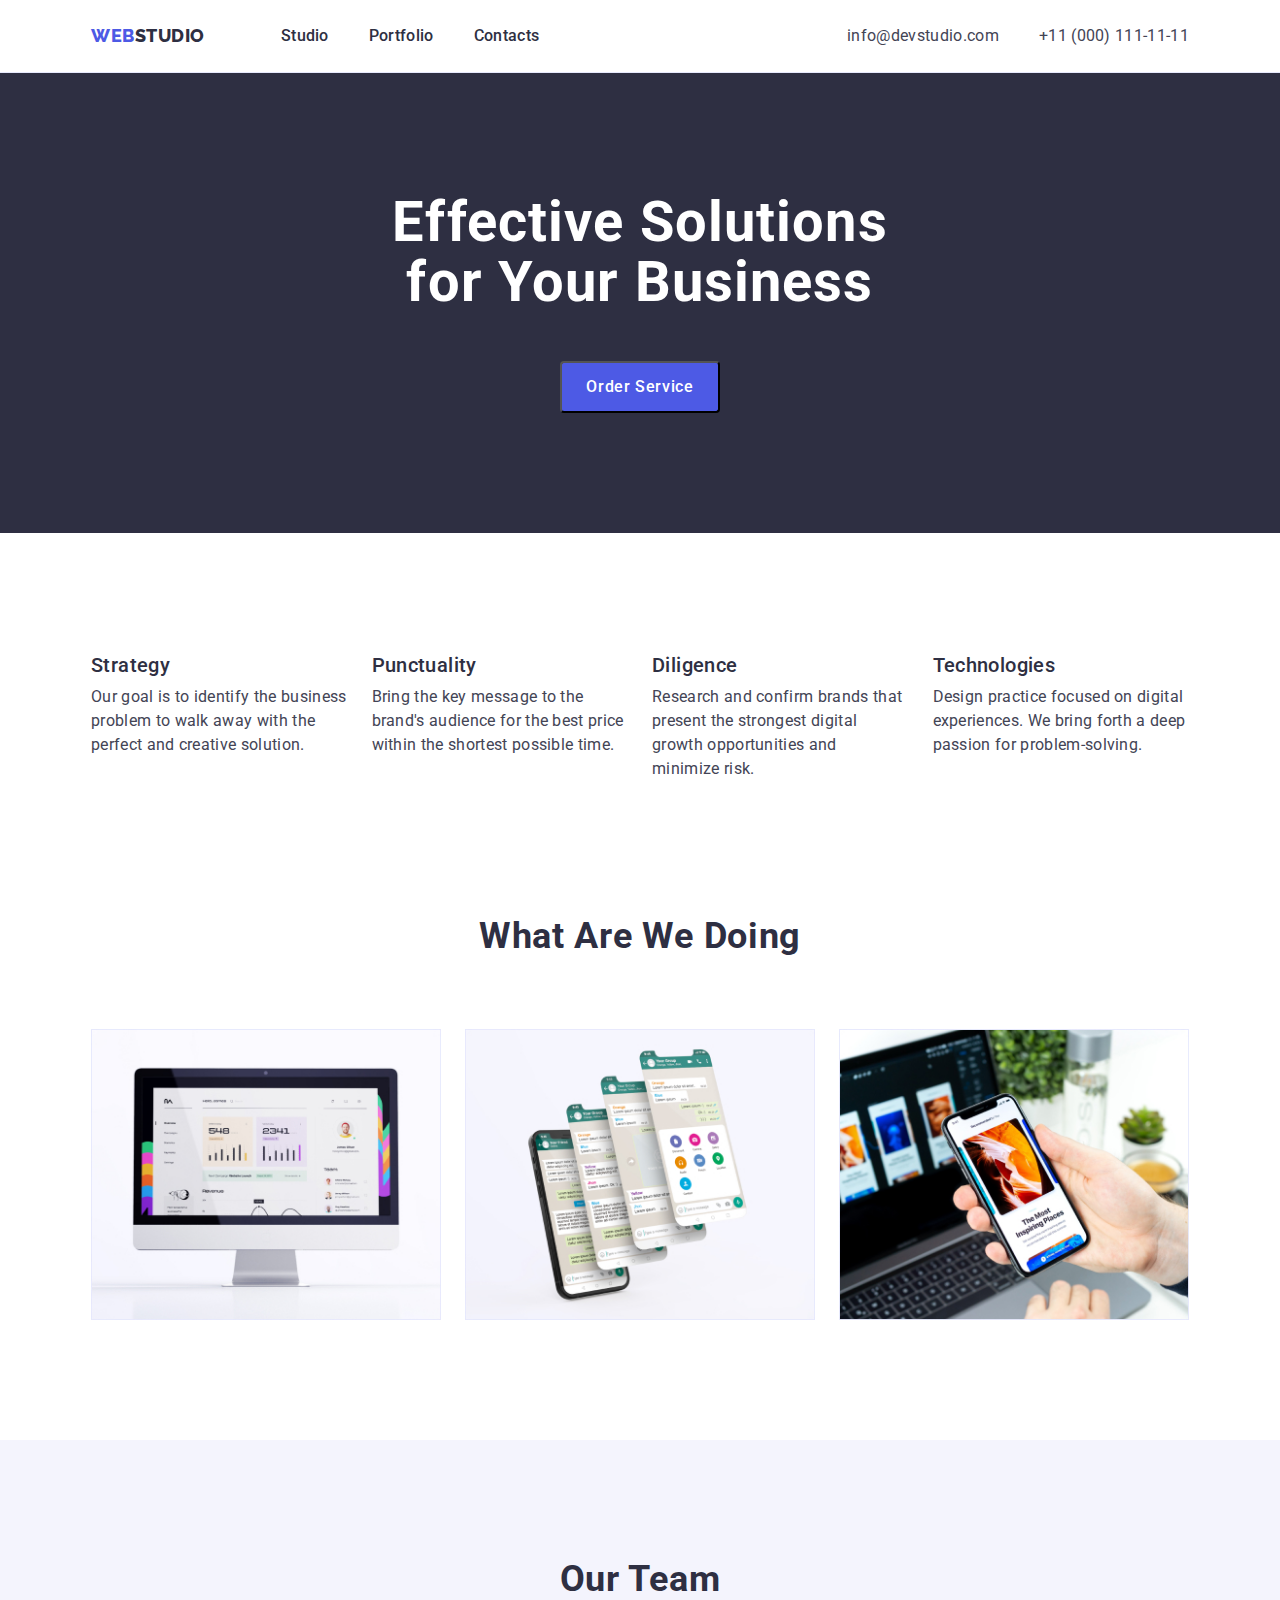
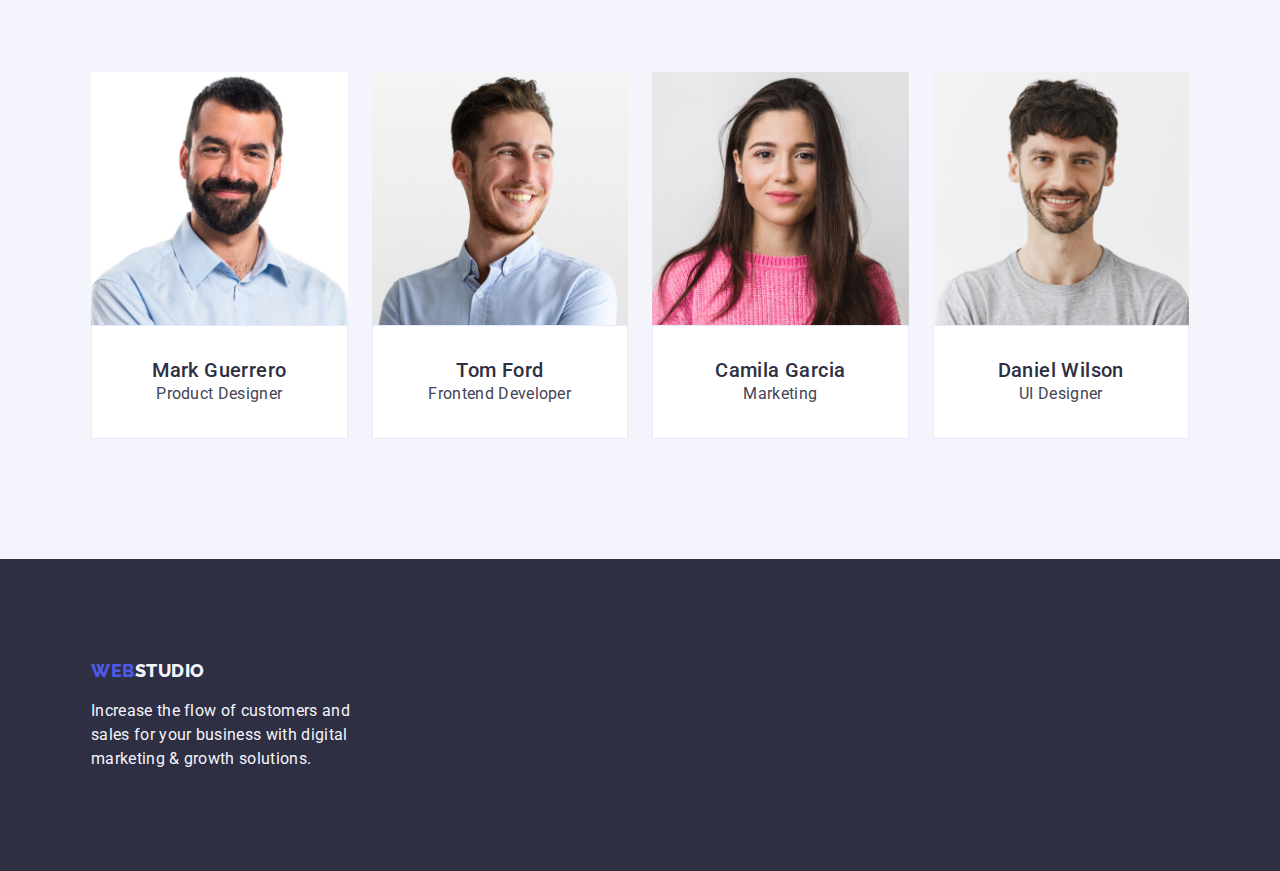
<file: index.html>
<!DOCTYPE html>
<html lang="en">
  <head>
    <meta charset="UTF-8" />
    <meta http-equiv="X-UA-Compatible" content="IE=edge" />
    <meta name="viewport" content="width=device-width, initial-scale=1.0" />
    <title>WebStudio</title>

    <link rel="preconnect" href="https://fonts.googleapis.com" />
    <link rel="preconnect" href="https://fonts.gstatic.com" crossorigin />
    <link
      href="https://fonts.googleapis.com/css2?family=Raleway:wght@800&family=Roboto:wght@400;500;700;900&display=swap"
      rel="stylesheet"
    />
    <link
      rel="stylesheet"
      href="https://cdnjs.cloudflare.com/ajax/libs/modern-normalize/1.1.0/modern-normalize.min.css"
    />

    <link rel="stylesheet" href="./css/styles.css" />
  </head>

  <body>
    <!-- header -->

    <header class="page-header">
      <div class="container header-container">
        <nav class="header-navigation">
          <a class="logo list link" href="./index.html"
            >Web<span class="accent">Studio</span></a
          >
          <ul class="site-nav list">
            <li class="item">
              <a href="./index.html" class="link-navigation link">Studio</a>
            </li>
            <li class="item">
              <a href="./portfolio.html" class="link-navigation link"
                >Portfolio</a
              >
            </li>
            <li class="item">
              <a href="" class="link-navigation link">Contacts</a>
            </li>
          </ul>
        </nav>
        <address class="contact-list">
          <ul class="list contacts-box">
            <li class="item">
              <a href="mailto:info@devstudio.com" class="link-contacts link"
                >info@devstudio.com</a
              >
            </li>
            <li class="item">
              <a href="tel:+110001111111" class="link-contacts link"
                >+11 (000) 111-11-11</a
              >
            </li>
          </ul>
        </address>
      </div>
    </header>

    <main>
      <!-- picture with button -->

      <section class="hero section">
        <div class="container">
          <h1 class="main-title">Effective Solutions for Your Business</h1>
          <button type="button" class="button order">Order Service</button>
        </div>
      </section>

      <!-- values -->

      <section class="section no-padding">
        <div class="container">
          <h2 class="section-title visually-hidden" hidden>Values</h2>
          <ul class="list values">
            <li class="item">
              <h3 class="title">Strategy</h3>
              <p class="text-value">
                Our goal is to identify the business problem to walk away with
                the perfect and creative solution.
              </p>
            </li>
            <li class="item">
              <h3 class="title">Punctuality</h3>
              <p class="text-value">
                Bring the key message to the brand's audience for the best price
                within the shortest possible time.
              </p>
            </li>
            <li class="item">
              <h3 class="title">Diligence</h3>
              <p class="text-value">
                Research and confirm brands that present the strongest digital
                growth opportunities and minimize risk.
              </p>
            </li>
            <li class="item">
              <h3 class="title">Technologies</h3>
              <p class="text-value">
                Design practice focused on digital experiences. We bring forth a
                deep passion for problem-solving.
              </p>
            </li>
          </ul>
        </div>
      </section>

      <!-- what we are doing -->

      <section class="section">
        <div class="container">
          <h2 class="section-title">What are we doing</h2>
          <ul class="list work-examples">
            <li class="item">
              <img src="./images/Rectangle71.jpg" alt="web sites" width="360" />
            </li>
            <li class="item">
              <img src="./images/Rectangle72.jpg" alt="web sites" width="360" />
            </li>
            <li class="item">
              <img
                src="./images/Rectangle73.jpg"
                alt="copywriting"
                width="360"
              />
            </li>
          </ul>
        </div>
      </section>

      <!-- team -->

      <section class="section team-section">
        <div class="container">
          <h2 class="team-title">Our Team</h2>
          <ul class="list team-list">
            <li class="team-card">
              <img src="./images/img.jpg" alt="Man with beard" width="264" />
              <div class="team-details">
                <h3 class="team-name">Mark Guerrero</h3>
                <p class="team-text">Product Designer</p>
              </div>
            </li>
            <li class="team-card">
              <img src="./images/img-2.jpg" alt="Smiling man" width="264" />
              <div class="team-details">
                <h3 class="team-name">Tom Ford</h3>
                <p class="team-text">Frontend Developer</p>
              </div>
            </li>

            <li class="team-card">
              <img src="./images/img-3.jpg" alt="Young woman" width="264" />
              <div class="team-details">
                <h3 class="team-name">Camila Garcia</h3>
                <p class="team-text">Marketing</p>
              </div>
            </li>
            <li class="team-card">
              <img src="./images/img-4.jpg" alt="Young man" width="264" />
              <div class="team-details">
                <h3 class="team-name">Daniel Wilson</h3>
                <p class="team-text">UI Designer</p>
              </div>
            </li>
          </ul>
        </div>
      </section>
    </main>

    <!-- footer -->
    <footer class="footer-style">
      <div class="container">
        <a class="footer-logo link" href="./index.html"
          >Web<span class="footer-accent">Studio</span></a
        >
        <p class="footer-text">
          Increase the flow of customers and sales for your business with
          digital marketing & growth solutions.
        </p>
      </div>
    </footer>
  </body>
</html>
</file>
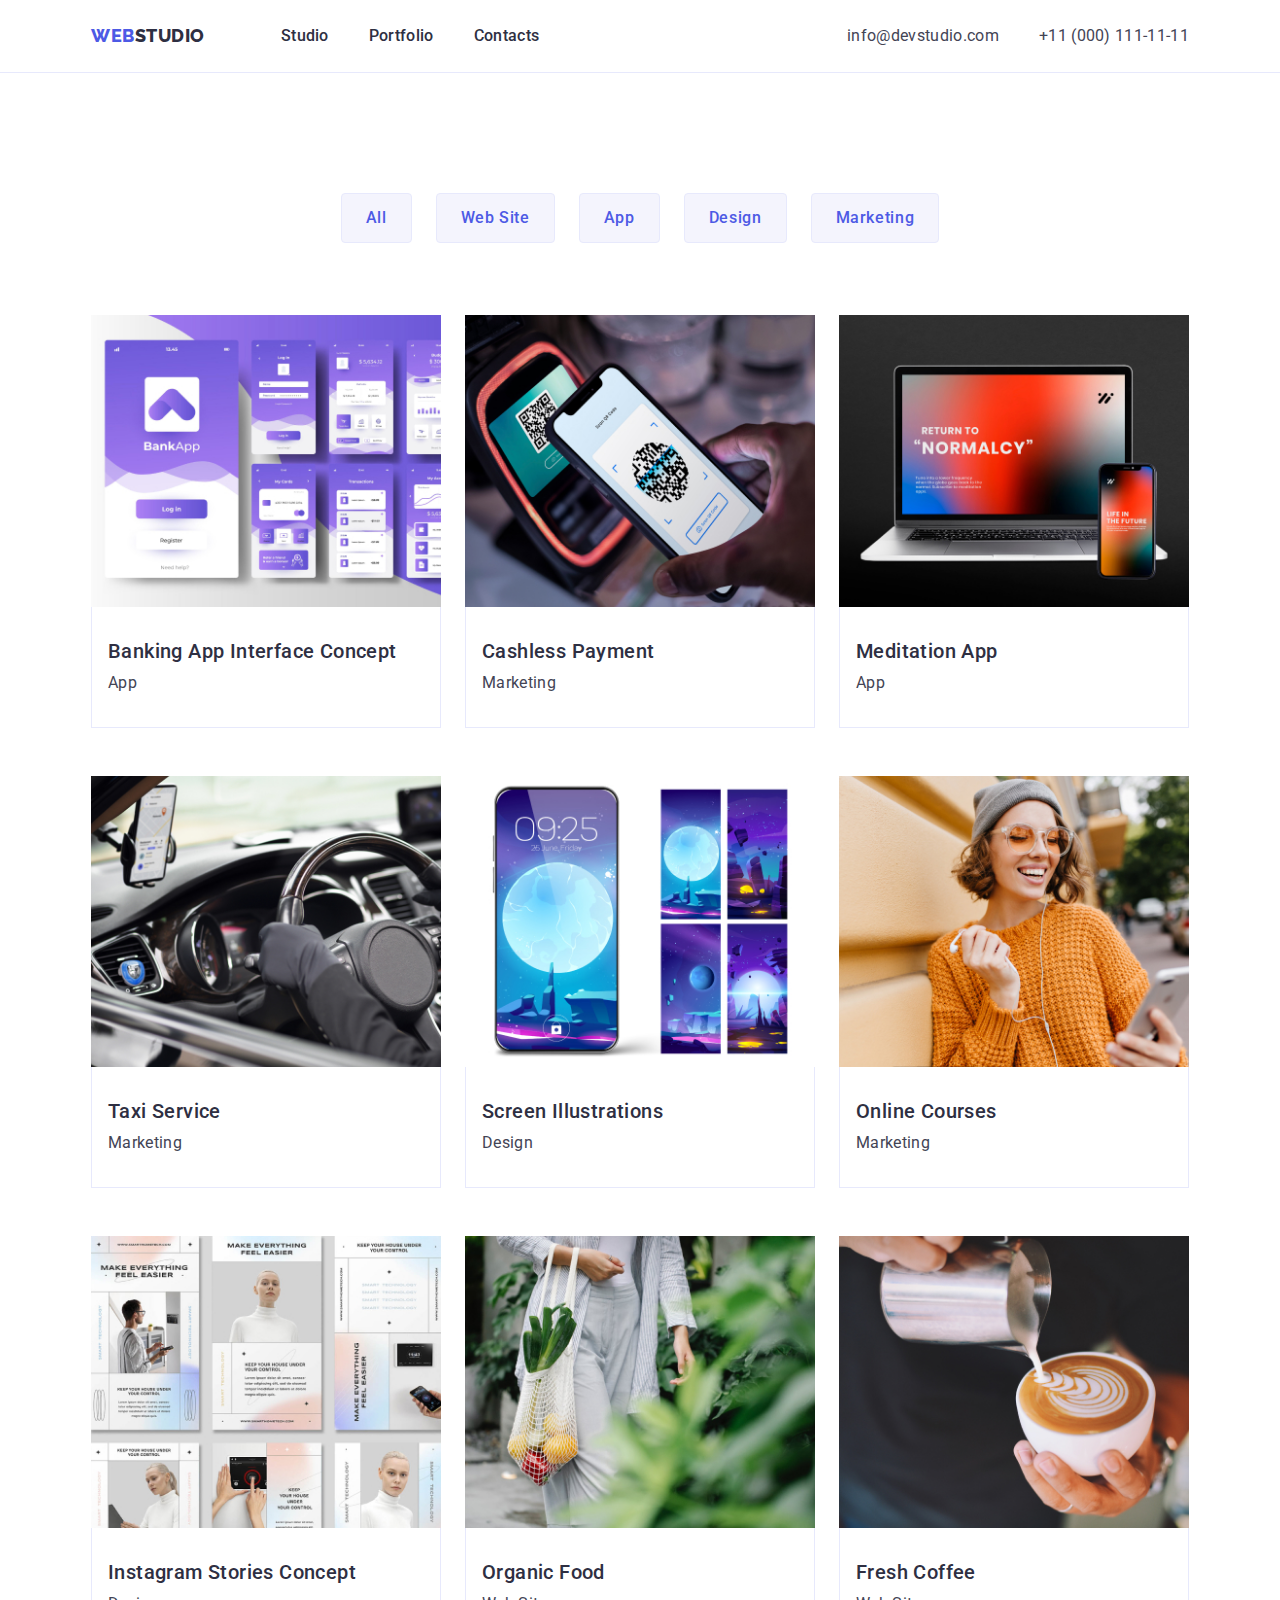
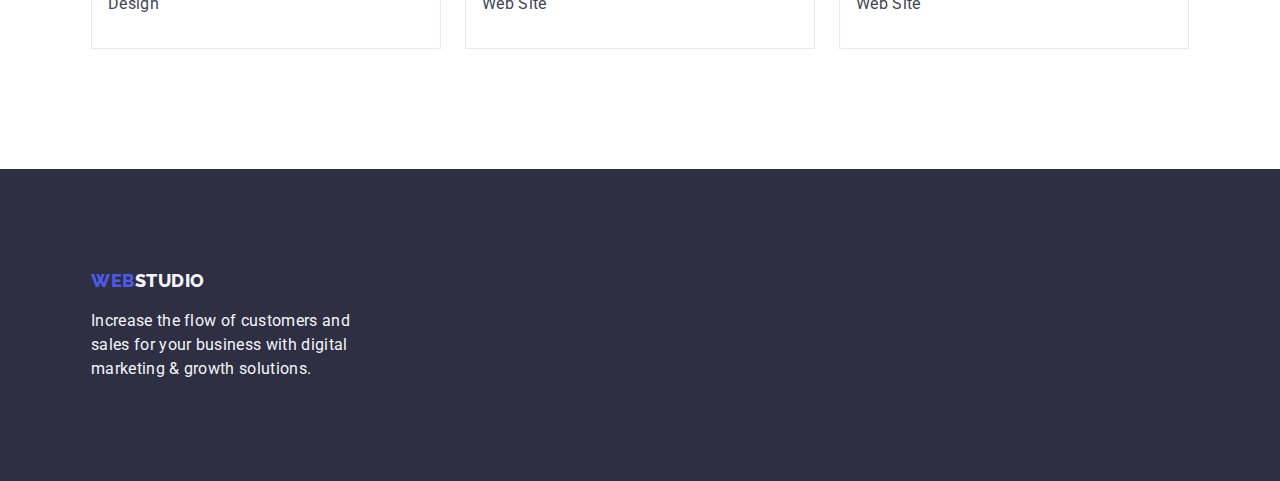
<file: portfolio.html>
<!DOCTYPE html>
<html lang="en">
  <head>
    <meta charset="UTF-8" />
    <meta http-equiv="X-UA-Compatible" content="IE=edge" />
    <meta name="viewport" content="width=device-width, initial-scale=1.0" />
    <title>Portfolio</title>

    <link rel="preconnect" href="https://fonts.googleapis.com" />
    <link rel="preconnect" href="https://fonts.gstatic.com" crossorigin />
    <link
      href="https://fonts.googleapis.com/css2?family=Raleway:wght@800&family=Roboto:wght@400;500;700;900&display=swap"
      rel="stylesheet"
    />

    <link
      rel="stylesheet"
      href="https://cdnjs.cloudflare.com/ajax/libs/modern-normalize/1.1.0/modern-normalize.min.css"
    />
    <link rel="stylesheet" href="./css/styles.css" />
  </head>

  <body>
    <!-- header -->
    <header class="page-header">
      <div class="container header-container">
        <nav class="header-navigation">
          <a class="logo list link" href="./index.html"
            >Web<span class="accent">Studio</span></a
          >
          <ul class="site-nav list">
            <li class="item">
              <a href="./index.html" class="link-navigation link">Studio</a>
            </li>
            <li class="item">
              <a href="./portfolio.html" class="link-navigation link"
                >Portfolio</a
              >
            </li>
            <li class="item">
              <a href="" class="link-navigation link">Contacts</a>
            </li>
          </ul>
        </nav>
        <address class="contact-list">
          <ul class="list contacts-box">
            <li class="item">
              <a href="mailto:info@devstudio.com" class="link-contacts link"
                >info@devstudio.com</a
              >
            </li>
            <li class="item">
              <a href="tel:+110001111111" class="link-contacts link"
                >+11 (000) 111-11-11</a
              >
            </li>
          </ul>
        </address>
      </div>
    </header>

    <!-- main -->

    <main>
      <!-- buttoms -->
      <section class="section">
        <div class="container">
          <h1 class="main-title visually-hidden">What are we doing</h1>
          <ul class="list buttoms-list">
            <li class="item">
              <button type="button" class="button primary">All</button>
            </li>
            <li class="item">
              <button type="button" class="button primary">Web Site</button>
            </li>
            <li class="item">
              <button type="button" class="button primary">App</button>
            </li>
            <li class="item">
              <button type="button" class="button primary">Design</button>
            </li>
            <li class="item">
              <button type="button" class="button primary">Marketing</button>
            </li>
          </ul>
        </div>
        <!-- portfolio -->
        <div class="container">
          <ul class="list portfolio-list">
            <li class="portfolio-item">
              <a href="#" class="link">
                <img
                  src="./images/img5.jpg"
                  alt="Mobile applications"
                  width="360"
                />
                <div class="portfolio-details">
                  <h2 class="card-title">Banking App Interface Concept</h2>
                  <p class="card-text">App</p>
                </div>
              </a>
            </li>

            <li class="portfolio-item">
              <a href="#" class="link">
                <img
                  src="./images/img6.jpg"
                  alt="Payment with mobile"
                  width="360"
                />
                <div class="portfolio-details">
                  <h2 class="card-title">Cashless Payment</h2>
                  <p class="card-text">Marketing</p>
                </div>
              </a>
            </li>

            <li class="portfolio-item">
              <a href="#" class="link">
                <img
                  src="./images/img7.jpg"
                  alt="Notebook and mobilephone"
                  width="360"
                />
                <div class="portfolio-details">
                  <h2 class="card-title">Meditation App</h2>
                  <p class="card-text">App</p>
                </div>
              </a>
            </li>

            <li class="portfolio-item">
              <a href="#" class="link">
                <img src="./images/img8.jpg" alt="Car wheel" width="360" />
                <div class="portfolio-details">
                  <h2 class="card-title">Taxi Service</h2>
                  <p class="card-text">Marketing</p>
                </div>
              </a>
            </li>

            <li class="portfolio-item">
              <a href="#" class="link">
                <img
                  src="./images/img9.jpg"
                  alt="screen with picture"
                  width="360"
                />
                <div class="portfolio-details">
                  <h2 class="card-title">Screen Illustrations</h2>
                  <p class="card-text">Design</p>
                </div>
              </a>
            </li>
            <li class="portfolio-item">
              <a href="#" class="link">
                <img
                  src="./images/img10.jpg"
                  alt="smiling woman with mobilephone"
                  width="360"
                />
                <div class="portfolio-details">
                  <h2 class="card-title">Online Courses</h2>
                  <p class="card-text">Marketing</p>
                </div>
              </a>
            </li>

            <li class="portfolio-item">
              <a href="#" class="link">
                <img
                  src="./images/img11.jpg"
                  alt="instagram pages"
                  width="360"
                />
                <div class="portfolio-details">
                  <h2 class="card-title">Instagram Stories Concept</h2>
                  <p class="card-text">Design</p>
                </div>
              </a>
            </li>
            <li class="portfolio-item">
              <a href="#" class="link">
                <img
                  src="./images/img12.jpg"
                  alt="bag with vegetables"
                  width="360"
                />
                <div class="portfolio-details">
                  <h2 class="card-title">Organic Food</h2>
                  <p class="card-text">Web Site</p>
                </div>
              </a>
            </li>

            <li class="portfolio-item">
              <a href="#" class="link">
                <img src="./images/img14.jpg" alt="cappuchino" width="360" />
                <div class="portfolio-details">
                  <h2 class="card-title">Fresh Coffee</h2>
                  <p class="card-text">Web Site</p>
                </div>
              </a>
            </li>
          </ul>
        </div>
      </section>
    </main>

    <!-- footer -->
    <footer class="footer-style">
      <div class="container">
        <a class="footer-logo link" href="./index.html"
          >Web<span class="footer-accent">Studio</span></a
        >
        <p class="footer-text">
          Increase the flow of customers and sales for your business with
          digital marketing & growth solutions.
        </p>
      </div>
    </footer>
  </body>
</html>
</file>
<file: css/styles.css>
:root {
  --primary-text-color: #434455;
  --title-text-color: #2e2f42;
  --accent-color: #4d5ae5;
  --additional-color: #f4f4fd;
  --standart-color: #ffffff;
  --focus-color: #404bbf;
  --border-color: #e7e9fc;
}

/* body style */
body {
  color: var(--primary-text-color);
  background-color: var(--standart-color);
  font-family: "Roboto", sans-serif;
}

/* logo style */
.logo {
  color: var(--accent-color);
  text-decoration: none;
  font-family: "Raleway", sans-serif;
  font-weight: 800;
  font-size: 18px;
  line-height: 1.17;
  letter-spacing: 0.03em;
  text-transform: uppercase;
}
.accent {
  color: var(--title-text-color);
}

/* for all list */
.list {
  list-style: none;
  text-decoration: none;
}

.link {
  text-decoration: none;
}

/* site-nav style */
.link-navigation {
  display: block;
  padding-top: 24px;
  padding-bottom: 24px;
  color: var(--title-text-color);
  text-decoration: none;
  font-weight: 500;
  font-size: 16px;
  line-height: 1.5;
  letter-spacing: 0.02em;
  font-style: normal;
}

.link-navigation:hover:hover,
.link-navigation:focus:focus {
  color: var(--focus-color);
}

a.current {
  color: var(--accent-color);
}

.site-nav {
  display: flex;
  padding: 0;
  margin: 0;
  margin-left: 76px;
}

.site-nav .item:not(:last-child) {
  margin-right: 40px;
}

/* contacts */
.link-contacts {
  display: block;
  padding-top: 24px;
  padding-bottom: 24px;

  color: var(--primary-text-color);
  font-size: 16px;
  line-height: 1.5;
  text-decoration: none;
  letter-spacing: 0.02em;
}
.link-contacts:hover,
.link-contacts:focus {
  color: var(--focus-color);
}
.contact-list {
  font-style: normal;
  margin-left: auto;
}

.contacts-box {
  display: flex;
  padding: 0;
  margin: 0;
}
.contacts-box .item + .item {
  margin-left: 40px;
}
.header-container {
  display: flex;
  align-items: center;
}

.page-header {
  border-bottom: 1px solid var(--border-color);
}

.header-navigation {
  display: flex;
  align-items: center;
}

/* hero */
.main-title {
  color: var(--standart-color);
  font-weight: 700;
  font-size: 56px;
  line-height: 1.07;
  letter-spacing: 0.02em;
  max-width: 496px;
  margin: 0 auto;
  padding: 0;
}

.hero {
  background-color: var(--title-text-color);
  text-align: center;
}

/* sections */
.section-title {
  color: var(--title-text-color);
  font-weight: 700;
  font-size: 36px;
  line-height: 1.11;
  text-align: center;
  text-transform: capitalize;
  letter-spacing: 0.02em;
  margin-top: 0;
  margin-bottom: 72px;
  padding: 0;
}

/* values */

.visually-hidden {
  position: absolute;
  width: 1px;
  height: 1px;
  margin: -1px;
  border: 0;
  padding: 0;
  white-space: nowrap;
  clip-path: inset(100%);
  clip: rect(0 0 0 0);
  overflow: hidden;
}

.title {
  color: var(--title-text-color);
  font-weight: 500;
  font-size: 20px;
  line-height: 1.2;
  letter-spacing: 0.02em;
  margin-top: 0;
  margin-bottom: 0;
}
.text-value {
  font-size: 16px;
  line-height: 1.5;
  letter-spacing: 0.02em;
  margin-top: 8px;
}

.values {
  display: flex;
  padding: 0;
  margin: 0;
}

.values .item + .item {
  margin-left: 24px;
}
.values .item {
  width: calc((1158px - 72px) / 4);
}

/* what we are doing */

.work-examples {
  display: flex;
  margin: 0;
  padding: 0;
}
.work-examples .item {
  width: calc((1158px - 48px) / 3);
}

.work-examples .item + .item {
  margin-left: 24px;
}

/* our team */

.team-title {
  color: var(--title-text-color);
  font-weight: 700;
  font-size: 36px;
  line-height: 1.11;
  text-align: center;
  text-transform: capitalize;
  letter-spacing: 0.02em;
  margin-bottom: 72px;
  margin-top: 0;
}

.team-card {
  background: var(--standart-color);
  width: calc((1158px - 72px) / 4);
}
.team-list {
  display: flex;
  padding: 0;
  margin: 0;
}

.team-list .team-card + .team-card {
  margin-left: 24px;
}

.team-name {
  color: var(--title-text-color);
  font-weight: 500;
  font-size: 20px;
  line-height: 1.2;
  text-align: center;
  letter-spacing: 0.02em;
  padding: 0;
  margin: 0;
}

.team-text {
  font-size: 16px;
  line-height: 1.5;
  text-align: center;
  letter-spacing: 0.02em;
  padding: 0;
  margin: 0;
}

.team-section {
  background-color: var(--additional-color);
}

.team-details {
  border: 1px solid var(--border-color);
  text-align: center;
  padding-top: 32px;
  padding-bottom: 32px;
}

/* footer */
.footer-style {
  background-color: var(--title-text-color);
  color: var(--additional-color);
  padding-top: 101.5px;
  padding-bottom: 100px;
  padding-left: auto;
  padding-right: auto;
}
.footer-logo {
  color: var(--accent-color);
  text-decoration: none;
  font-family: "Raleway", sans-serif;
  font-weight: 800;
  font-size: 18px;
  line-height: 1.17;
  letter-spacing: 0.03em;
  text-transform: uppercase;
}

.footer-accent {
  color: var(--additional-color);
}

.footer-text {
  color: var(--additional-color);
  font-size: 16px;
  line-height: 1.5;
  letter-spacing: 0.02em;
  margin: 0;
  margin-top: 17.5px;
  padding: 0;
  width: 264px;
}
/* buttoms style */

.button {
  font-family: "Roboto", sans-serif;
  font-weight: 500;
  font-size: 16px;
  line-height: 1.5;
  letter-spacing: 0.04em;
  cursor: pointer;
  display: inline-block;
  border-radius: 4px;
  padding: 12px 24px;
  text-align: center;
}

.button.order {
  color: var(--standart-color);
  background-color: var(--accent-color);
  margin-top: 48px;
}
.button.order:hover,
.button.order:focus {
  color: var(--standart-color);
  background-color: var(--focus-color);
}

.buttoms-list {
  display: flex;
  justify-content: center;
  padding: 0;
  margin-bottom: 72px;
  margin-top: 0;
}

.buttoms-list .item + .item {
  margin-left: 24px;
}

.button.primary {
  color: var(--accent-color);
  background-color: var(--additional-color);
  border: 1px solid var(--border-color);
}
.button.primary:hover,
.button.primary:focus {
  color: var(--standart-color);
  background-color: var(--focus-color);
}

/* portfolio style */
.card-title {
  color: var(--title-text-color);
  font-weight: 500;
  font-size: 20px;
  line-height: 1.2;
  letter-spacing: 0.02em;
  padding: 0;
  margin: 0;
  margin-bottom: 8px;
}

.card-text {
  color: var(--primary-text-color);
  font-size: 16px;
  line-height: 1.5;
  letter-spacing: 0.02em;
  padding: 0;
  margin: 0;
}

.portfolio-list {
  padding: 0;
  margin: 0;
  display: flex;
  flex-wrap: wrap;
}

.portfolio-item {
  width: calc((100% - 48px) / 3);
  margin-right: 24px;
  margin-bottom: 48px;
}
.portfolio-item:nth-child(3n) {
  margin-right: 0;
}
.portfolio-item:nth-last-child(-n + 3) {
  margin-bottom: 0;
}

.portfolio-details {
  border-left: 1px solid var(--border-color);
  border-right: 1px solid var(--border-color);
  border-bottom: 1px solid var(--border-color);
  padding-top: 32px;
  padding-bottom: 32px;
  padding-left: 16px;
  text-align: left;
}
/* main containers and sections */
.container {
  max-width: 1128px;
  padding: 0 15px;
  margin: 0 auto;
}

.section.no-padding {
  padding-top: 120px;
  padding-bottom: 0;
}

.section {
  padding-top: 120px;
  padding-bottom: 120px;
}

img {
  display: block;
  max-width: 100%;
  height: auto;
}
</file>
